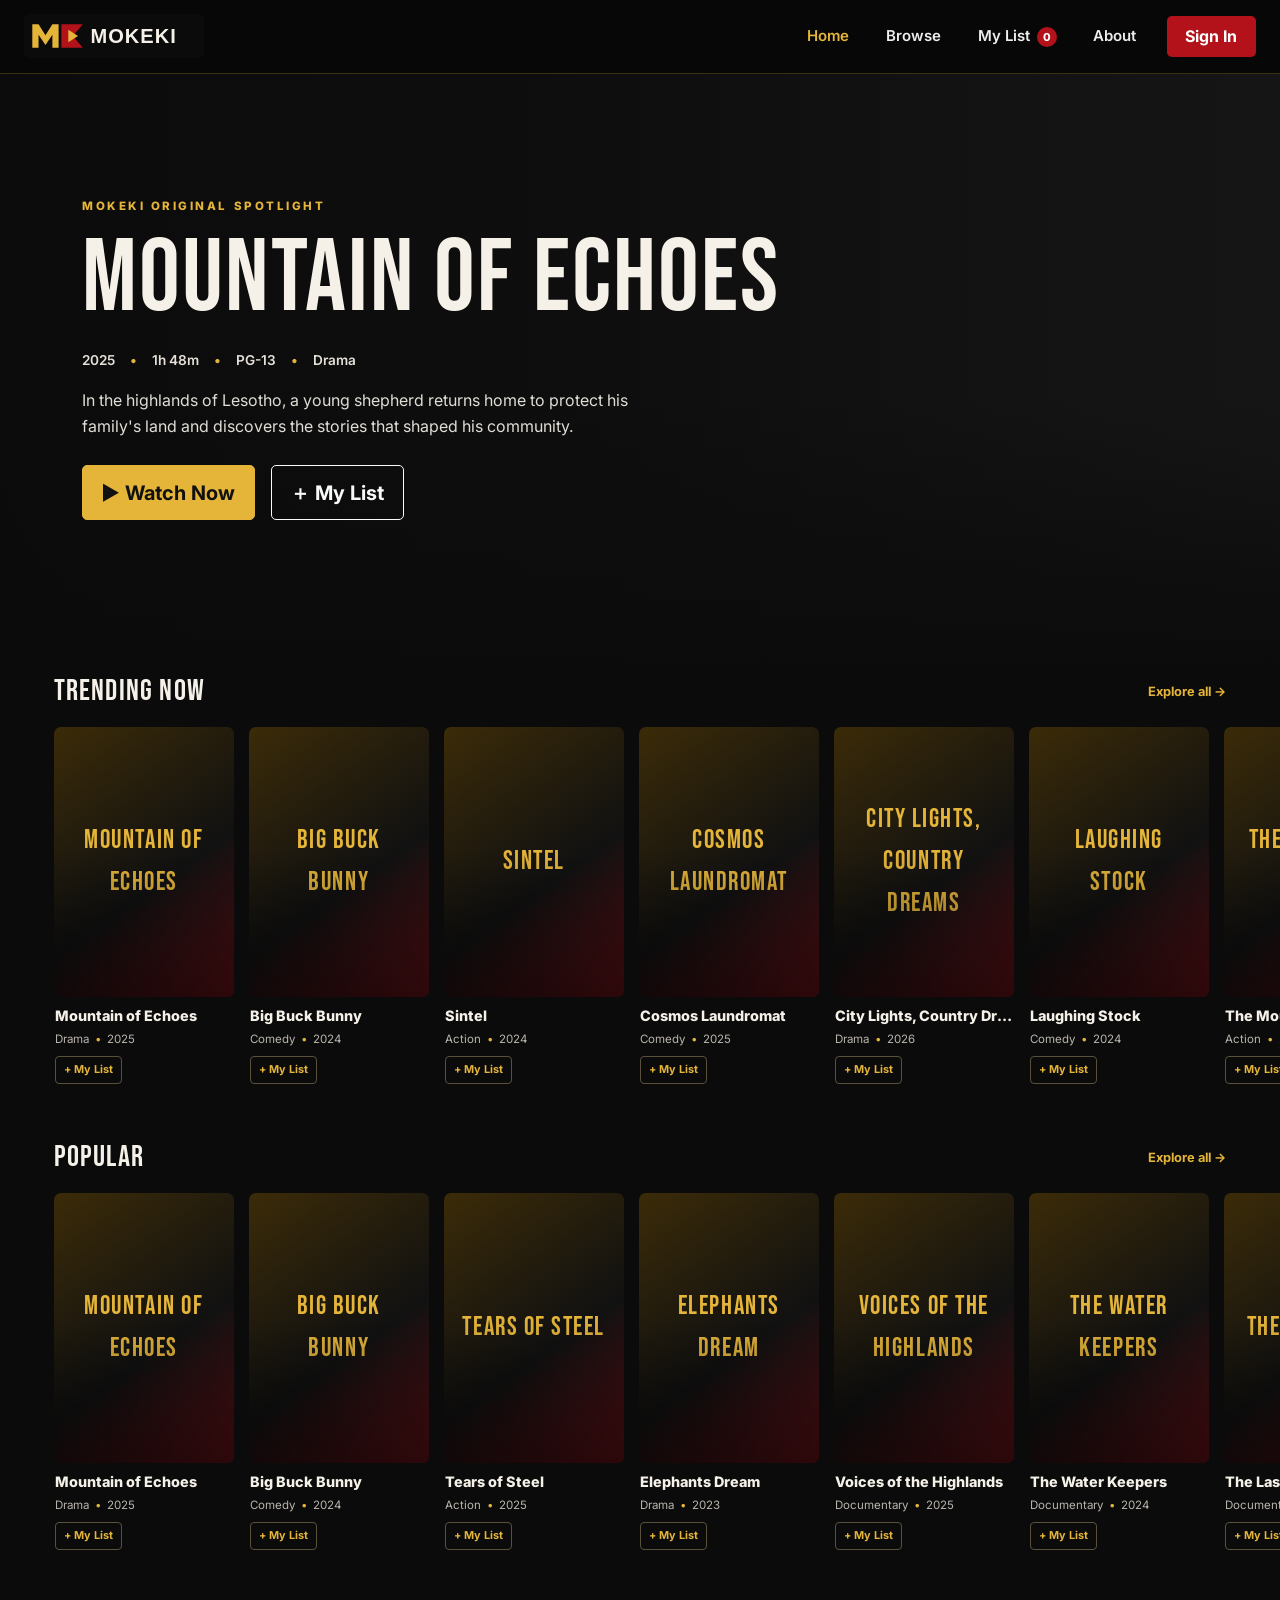
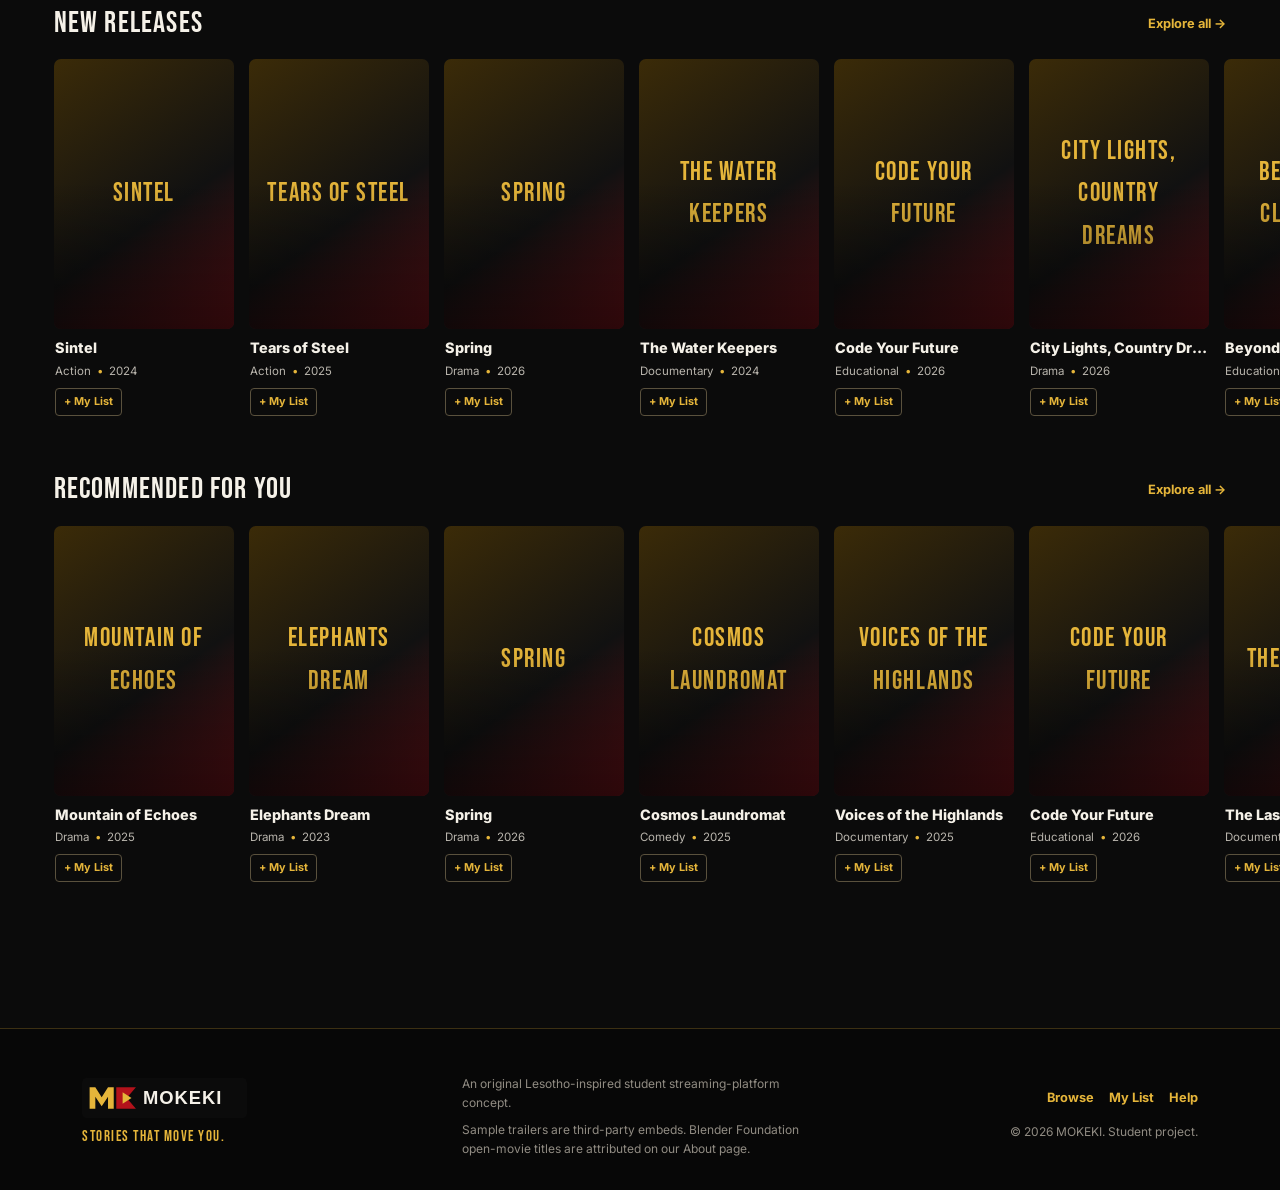
<file: MOKEKI/index.html>
<!doctype html>
<html lang="en"><head><meta charset="utf-8"><meta name="viewport" content="width=device-width,initial-scale=1"><meta name="description" content="MOKEKI — Stories That Move You. Discover African-inspired films, series and documentaries."><title>MOKEKI | Stories That Move You</title><link rel="icon" href="assets/favicon.svg" type="image/svg+xml"><link rel="preconnect" href="https://fonts.googleapis.com"><link href="https://fonts.googleapis.com/css2?family=Bebas+Neue&family=Inter:wght@400;500;600;700;800&display=swap" rel="stylesheet"><link href="https://cdn.jsdelivr.net/npm/bootstrap@5.3.3/dist/css/bootstrap.min.css" rel="stylesheet"><link rel="stylesheet" href="style.css"></head>
<body data-page="home"><a class="skip-link" href="#main-content">Skip to content</a><div id="site-header"></div><main id="main-content"><div id="loading-state" class="loading-state"><div class="spinner-border text-warning" role="status"><span class="visually-hidden">Loading titles...</span></div><p>Preparing your stories...</p></div><div id="load-error" class="container d-none" role="alert"></div><section id="hero" class="hero-section" aria-label="Featured title"></section><section class="container-fluid content-section"><div id="home-rows"></div></section></main><div id="site-footer"></div><div id="shared-modal"></div><div class="toast-container position-fixed bottom-0 end-0 p-3"><div id="site-toast" class="toast text-bg-dark border-warning" role="status" aria-live="polite"><div class="d-flex"><div class="toast-body" id="toast-message">Added to My List</div><button type="button" class="btn-close btn-close-white me-2 m-auto" data-bs-dismiss="toast" aria-label="Close"></button></div></div></div><script src="https://cdn.jsdelivr.net/npm/bootstrap@5.3.3/dist/js/bootstrap.bundle.min.js"></script><script src="script.js"></script></body></html>
</file>
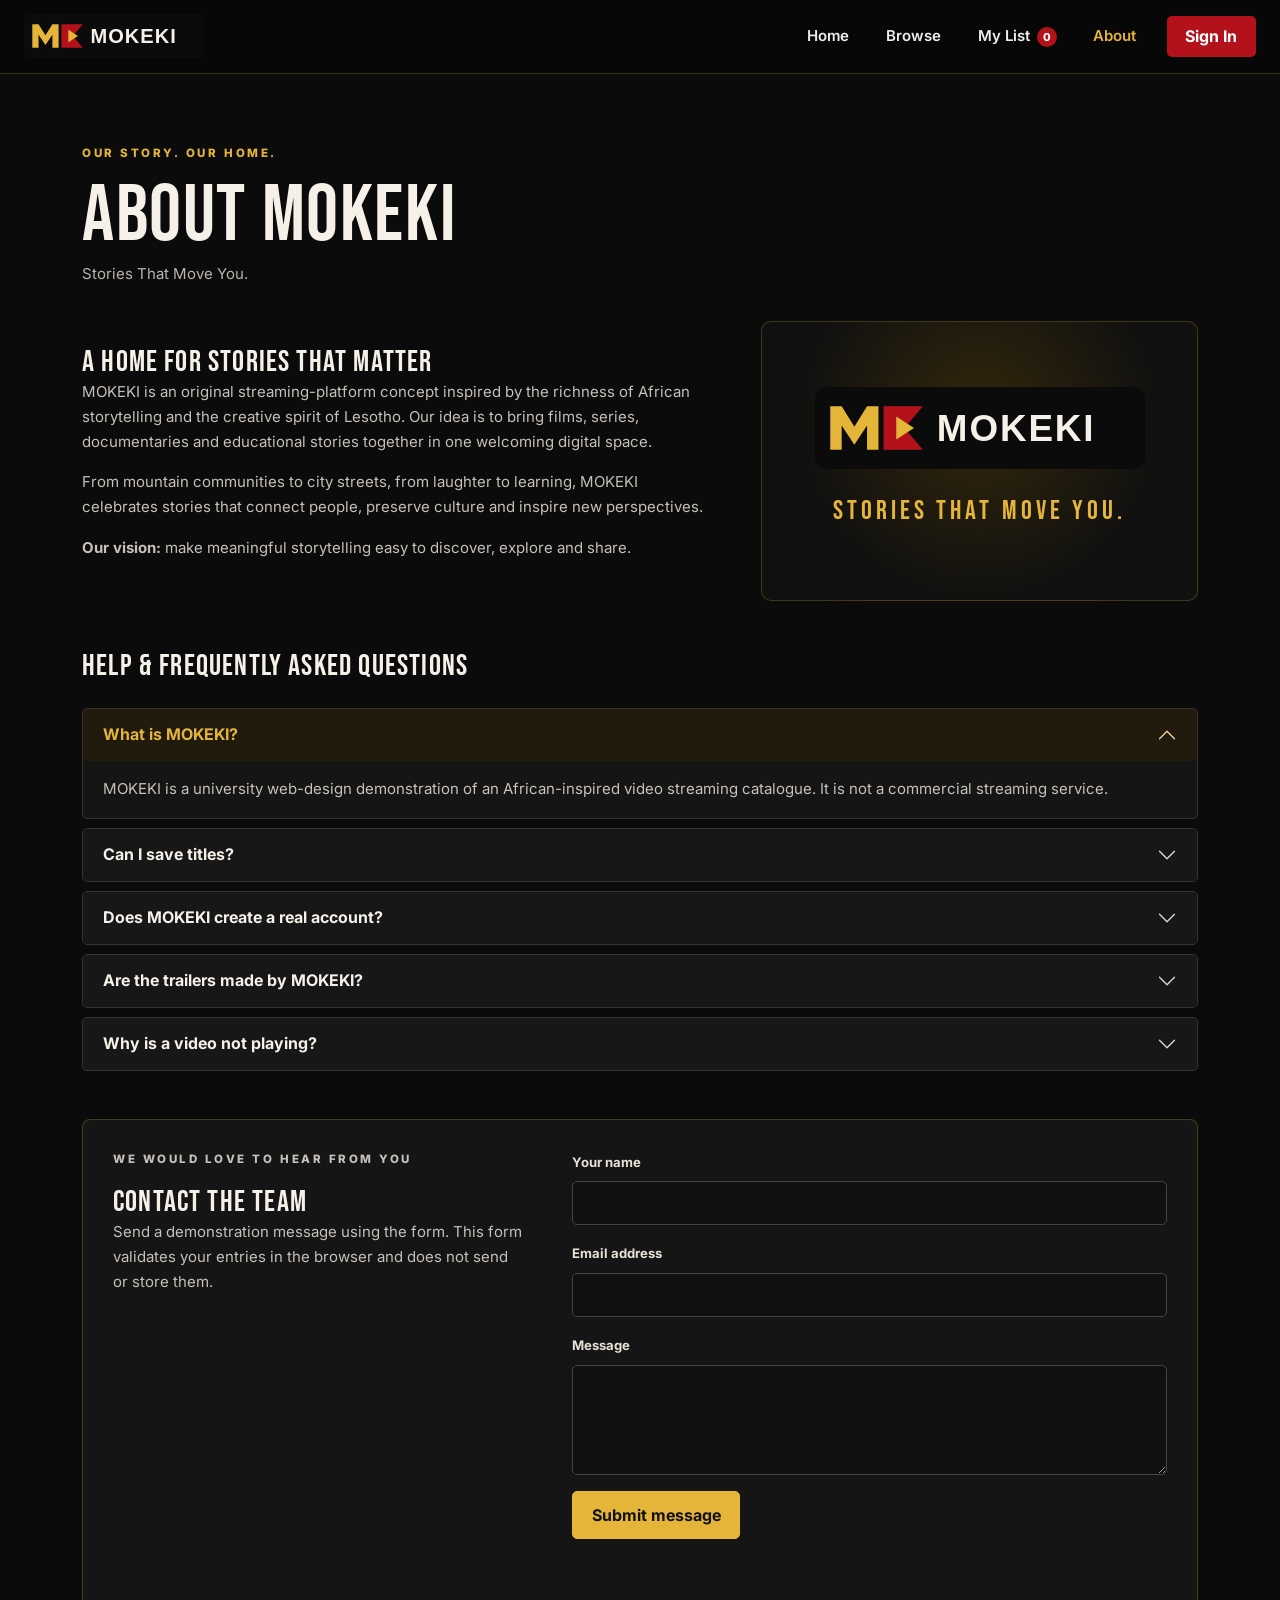
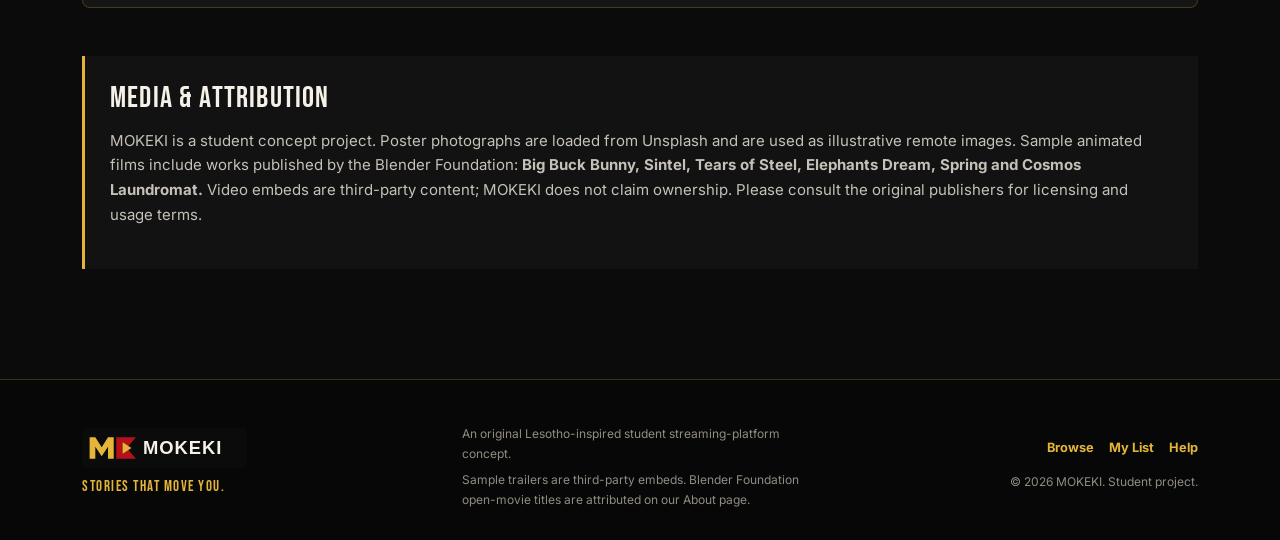
<file: MOKEKI/about.html>
<!doctype html><html lang="en"><head><meta charset="utf-8"><meta name="viewport" content="width=device-width,initial-scale=1"><meta name="description" content="About MOKEKI, help and frequently asked questions."><title>About & Help | MOKEKI</title><link rel="icon" href="assets/favicon.svg" type="image/svg+xml"><link href="https://fonts.googleapis.com/css2?family=Bebas+Neue&family=Inter:wght@400;500;600;700;800&display=swap" rel="stylesheet"><link href="https://cdn.jsdelivr.net/npm/bootstrap@5.3.3/dist/css/bootstrap.min.css" rel="stylesheet"><link rel="stylesheet" href="style.css"></head><body data-page="about"><a class="skip-link" href="#main-content">Skip to content</a><div id="site-header"></div><main id="main-content" class="page-shell container"><header class="page-heading"><p class="eyebrow">OUR STORY. OUR HOME.</p><h1>ABOUT MOKEKI</h1><p>Stories That Move You.</p></header><section class="about-intro row align-items-center g-5"><div class="col-lg-7"><h2 class="section-title">A HOME FOR STORIES THAT MATTER</h2><p>MOKEKI is an original streaming-platform concept inspired by the richness of African storytelling and the creative spirit of Lesotho. Our idea is to bring films, series, documentaries and educational stories together in one welcoming digital space.</p><p>From mountain communities to city streets, from laughter to learning, MOKEKI celebrates stories that connect people, preserve culture and inspire new perspectives.</p><p><strong>Our vision:</strong> make meaningful storytelling easy to discover, explore and share.</p></div><div class="col-lg-5"><div class="about-art"><img src="assets/logo.svg" alt="MOKEKI gold and black logo"><span>STORIES THAT MOVE YOU.</span></div></div></section><section class="mt-5"><h2 class="section-title mb-4">HELP & FREQUENTLY ASKED QUESTIONS</h2><div class="accordion mokeki-accordion" id="faq-accordion"><div class="accordion-item"><h3 class="accordion-header"><button class="accordion-button" type="button" data-bs-toggle="collapse" data-bs-target="#faq-one" aria-expanded="true">What is MOKEKI?</button></h3><div id="faq-one" class="accordion-collapse collapse show" data-bs-parent="#faq-accordion"><div class="accordion-body">MOKEKI is a university web-design demonstration of an African-inspired video streaming catalogue. It is not a commercial streaming service.</div></div></div><div class="accordion-item"><h3 class="accordion-header"><button class="accordion-button collapsed" type="button" data-bs-toggle="collapse" data-bs-target="#faq-two">Can I save titles?</button></h3><div id="faq-two" class="accordion-collapse collapse" data-bs-parent="#faq-accordion"><div class="accordion-body">Yes. Use the My List button on a title. Your selected title IDs are saved in localStorage in the current browser.</div></div></div><div class="accordion-item"><h3 class="accordion-header"><button class="accordion-button collapsed" type="button" data-bs-toggle="collapse" data-bs-target="#faq-three">Does MOKEKI create a real account?</button></h3><div id="faq-three" class="accordion-collapse collapse" data-bs-parent="#faq-accordion"><div class="accordion-body">No. Sign In and Sign Up are demonstration forms only. They do not create accounts or store passwords or personal information.</div></div></div><div class="accordion-item"><h3 class="accordion-header"><button class="accordion-button collapsed" type="button" data-bs-toggle="collapse" data-bs-target="#faq-four">Are the trailers made by MOKEKI?</button></h3><div id="faq-four" class="accordion-collapse collapse" data-bs-parent="#faq-accordion"><div class="accordion-body">No. Sample videos are embedded from third-party publishers. Several references are Blender Foundation open-movie works, including Big Buck Bunny, Sintel, Tears of Steel, Elephants Dream, Spring and Cosmos Laundromat. Their creators retain their respective rights. Other sample trailer links are illustrative third-party embeds.</div></div></div><div class="accordion-item"><h3 class="accordion-header"><button class="accordion-button collapsed" type="button" data-bs-toggle="collapse" data-bs-target="#faq-five">Why is a video not playing?</button></h3><div id="faq-five" class="accordion-collapse collapse" data-bs-parent="#faq-accordion"><div class="accordion-body">Video playback depends on the third-party publisher, internet connection, regional availability and embedding permissions. Open the video on YouTube if the publisher provides that option.</div></div></div></div></section><section class="contact-section mt-5"><div class="row g-5"><div class="col-lg-5"><p class="eyebrow">WE WOULD LOVE TO HEAR FROM YOU</p><h2 class="section-title">CONTACT THE TEAM</h2><p>Send a demonstration message using the form. This form validates your entries in the browser and does not send or store them.</p></div><div class="col-lg-7"><form id="contact-form" class="contact-form"><div class="mb-3"><label for="contact-name" class="form-label">Your name</label><input id="contact-name" class="form-control mokeki-input" type="text" required minlength="2"></div><div class="mb-3"><label for="contact-email" class="form-label">Email address</label><input id="contact-email" class="form-control mokeki-input" type="email" required></div><div class="mb-3"><label for="contact-message" class="form-label">Message</label><textarea id="contact-message" class="form-control mokeki-input" rows="4" required minlength="10"></textarea></div><button class="btn btn-gold" type="submit">Submit message</button><p id="contact-feedback" class="form-feedback" aria-live="polite"></p></form></div></div></section><section class="attribution-panel mt-5"><h2 class="section-title">MEDIA & ATTRIBUTION</h2><p>MOKEKI is a student concept project. Poster photographs are loaded from Unsplash and are used as illustrative remote images. Sample animated films include works published by the Blender Foundation: <strong>Big Buck Bunny, Sintel, Tears of Steel, Elephants Dream, Spring and Cosmos Laundromat.</strong> Video embeds are third-party content; MOKEKI does not claim ownership. Please consult the original publishers for licensing and usage terms.</p></section></main><div id="site-footer"></div><script src="https://cdn.jsdelivr.net/npm/bootstrap@5.3.3/dist/js/bootstrap.bundle.min.js"></script><script src="script.js"></script></body></html>
</file>
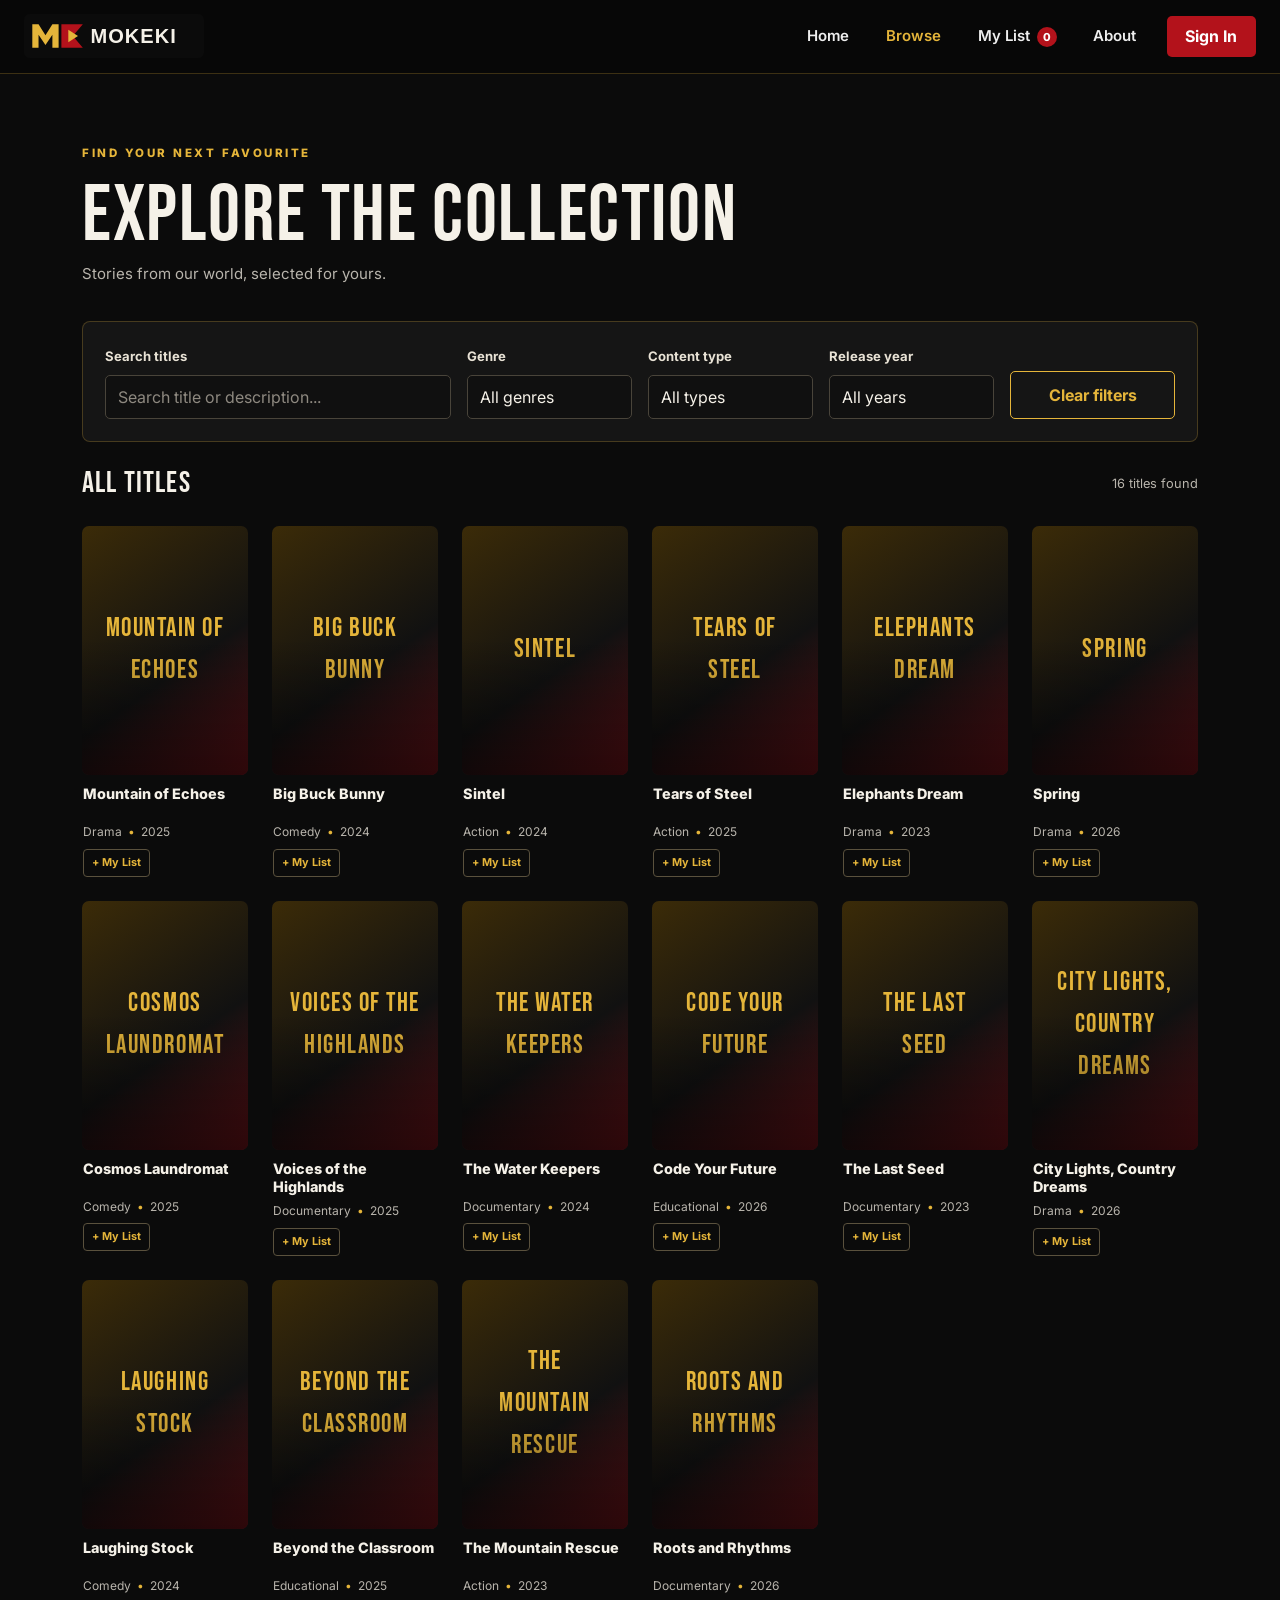
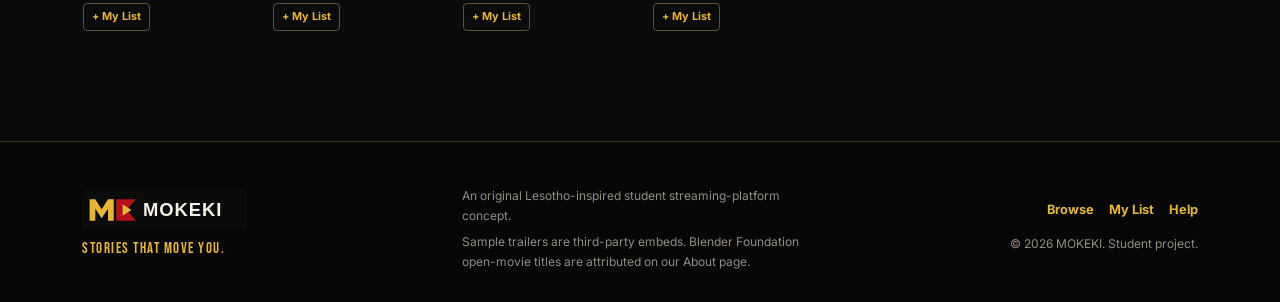
<file: MOKEKI/browse.html>
<!doctype html><html lang="en"><head><meta charset="utf-8"><meta name="viewport" content="width=device-width,initial-scale=1"><meta name="description" content="Browse the MOKEKI catalogue."><title>Browse | MOKEKI</title><link rel="icon" href="assets/favicon.svg" type="image/svg+xml"><link href="https://fonts.googleapis.com/css2?family=Bebas+Neue&family=Inter:wght@400;500;600;700;800&display=swap" rel="stylesheet"><link href="https://cdn.jsdelivr.net/npm/bootstrap@5.3.3/dist/css/bootstrap.min.css" rel="stylesheet"><link rel="stylesheet" href="style.css"></head><body data-page="browse"><a class="skip-link" href="#main-content">Skip to content</a><div id="site-header"></div><main id="main-content" class="page-shell container"><header class="page-heading"><p class="eyebrow">FIND YOUR NEXT FAVOURITE</p><h1>EXPLORE THE COLLECTION</h1><p>Stories from our world, selected for yours.</p></header><section class="filter-panel" aria-label="Search and catalogue filters"><div class="row g-3"><div class="col-12 col-md-6 col-lg-4"><label class="form-label" for="search-input">Search titles</label><input class="form-control mokeki-input" id="search-input" type="search" placeholder="Search title or description..." aria-label="Search titles and descriptions"></div><div class="col-6 col-lg-2"><label class="form-label" for="genre-filter">Genre</label><select class="form-select mokeki-input" id="genre-filter"><option value="all">All genres</option></select></div><div class="col-6 col-lg-2"><label class="form-label" for="type-filter">Content type</label><select class="form-select mokeki-input" id="type-filter"><option value="all">All types</option><option>Movie</option><option>Series</option><option>Documentary</option></select></div><div class="col-6 col-lg-2"><label class="form-label" for="year-filter">Release year</label><select class="form-select mokeki-input" id="year-filter"><option value="all">All years</option></select></div><div class="col-6 col-lg-2 d-flex align-items-end"><button id="clear-filters" class="btn btn-outline-gold w-100" type="button">Clear filters</button></div></div></section><div class="d-flex justify-content-between align-items-center my-4"><h2 class="section-title mb-0">ALL TITLES</h2><span id="results-count" class="results-count" aria-live="polite">Loading...</span></div><div id="browse-grid" class="row g-4"></div><p id="no-results" class="empty-state d-none">No results found. Try changing your search or filters.</p><div id="loading-state" class="loading-state"><div class="spinner-border text-warning" role="status"></div><p>Loading the catalogue...</p></div><div id="load-error" class="alert alert-warning d-none" role="alert"></div></main><div id="site-footer"></div><div id="shared-modal"></div><div class="toast-container position-fixed bottom-0 end-0 p-3"><div id="site-toast" class="toast text-bg-dark border-warning" role="status"><div class="d-flex"><div class="toast-body" id="toast-message"></div><button type="button" class="btn-close btn-close-white me-2 m-auto" data-bs-dismiss="toast" aria-label="Close"></button></div></div></div><script src="https://cdn.jsdelivr.net/npm/bootstrap@5.3.3/dist/js/bootstrap.bundle.min.js"></script><script src="script.js"></script></body></html>
</file>
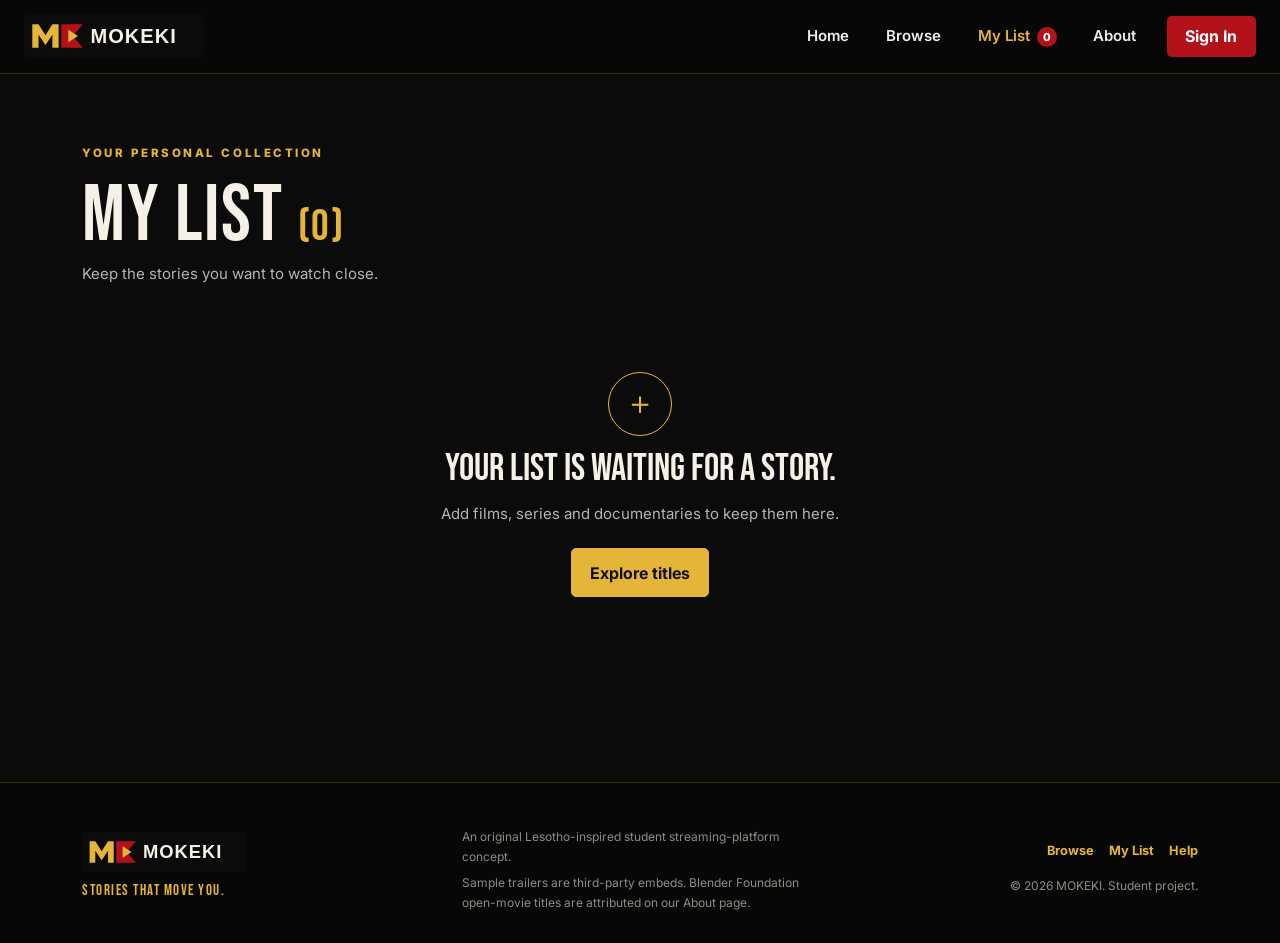
<file: MOKEKI/mylist.html>
<!doctype html><html lang="en"><head><meta charset="utf-8"><meta name="viewport" content="width=device-width,initial-scale=1"><meta name="description" content="Your saved MOKEKI watchlist."><title>My List | MOKEKI</title><link rel="icon" href="assets/favicon.svg" type="image/svg+xml"><link href="https://fonts.googleapis.com/css2?family=Bebas+Neue&family=Inter:wght@400;500;600;700;800&display=swap" rel="stylesheet"><link href="https://cdn.jsdelivr.net/npm/bootstrap@5.3.3/dist/css/bootstrap.min.css" rel="stylesheet"><link rel="stylesheet" href="style.css"></head><body data-page="mylist"><a class="skip-link" href="#main-content">Skip to content</a><div id="site-header"></div><main id="main-content" class="page-shell container"><header class="page-heading"><p class="eyebrow">YOUR PERSONAL COLLECTION</p><h1>MY LIST <span id="mylist-heading-count" class="gold-text"></span></h1><p>Keep the stories you want to watch close.</p></header><div id="mylist-grid" class="row g-4"></div><div id="mylist-empty" class="empty-state d-none"><div class="empty-icon">＋</div><h2>Your list is waiting for a story.</h2><p>Add films, series and documentaries to keep them here.</p><a href="browse.html" class="btn btn-gold">Explore titles</a></div><div id="loading-state" class="loading-state"><div class="spinner-border text-warning" role="status"></div><p>Loading your list...</p></div><div id="load-error" class="alert alert-warning d-none" role="alert"></div></main><div id="site-footer"></div><div id="shared-modal"></div><div class="toast-container position-fixed bottom-0 end-0 p-3"><div id="site-toast" class="toast text-bg-dark border-warning" role="status"><div class="d-flex"><div class="toast-body" id="toast-message"></div><button type="button" class="btn-close btn-close-white me-2 m-auto" data-bs-dismiss="toast" aria-label="Close"></button></div></div></div><script src="https://cdn.jsdelivr.net/npm/bootstrap@5.3.3/dist/js/bootstrap.bundle.min.js"></script><script src="script.js"></script></body></html>
</file>
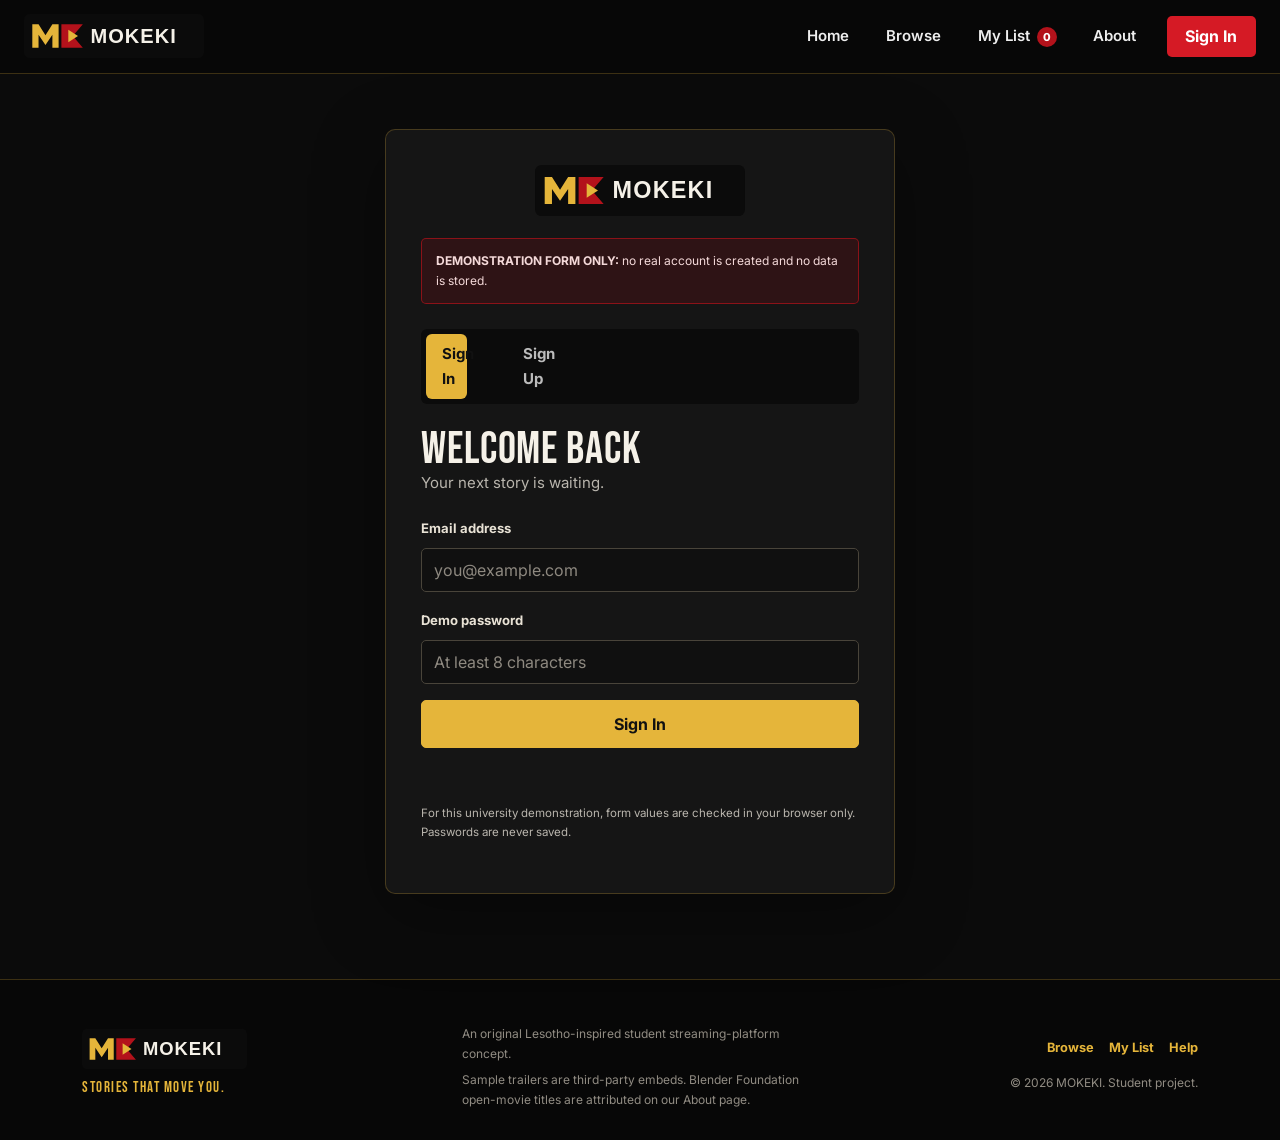
<file: MOKEKI/signin.html>
<!doctype html><html lang="en"><head><meta charset="utf-8"><meta name="viewport" content="width=device-width,initial-scale=1"><meta name="description" content="MOKEKI demonstration sign in and sign up forms."><title>Sign In | MOKEKI</title><link rel="icon" href="assets/favicon.svg" type="image/svg+xml"><link href="https://fonts.googleapis.com/css2?family=Bebas+Neue&family=Inter:wght@400;500;600;700;800&display=swap" rel="stylesheet"><link href="https://cdn.jsdelivr.net/npm/bootstrap@5.3.3/dist/css/bootstrap.min.css" rel="stylesheet"><link rel="stylesheet" href="style.css"></head><body data-page="signin"><a class="skip-link" href="#main-content">Skip to content</a><div id="site-header"></div><main id="main-content" class="signin-shell container"><section class="signin-card"><a href="index.html" class="signin-logo"><img src="assets/logo.svg" alt="MOKEKI — Stories That Move You"></a><div class="demo-banner" role="note"><strong>DEMONSTRATION FORM ONLY:</strong> no real account is created and no data is stored.</div><ul class="nav nav-pills signin-tabs" id="auth-tabs" role="tablist"><li class="nav-item" role="presentation"><button class="nav-link active" id="login-tab" data-bs-toggle="pill" data-bs-target="#login-panel" type="button" role="tab">Sign In</button></li><li class="nav-item" role="presentation"><button class="nav-link" id="signup-tab" data-bs-toggle="pill" data-bs-target="#signup-panel" type="button" role="tab">Sign Up</button></li></ul><div class="tab-content"><div class="tab-pane fade show active" id="login-panel" role="tabpanel" aria-labelledby="login-tab"><h1>WELCOME BACK</h1><p class="muted-copy">Your next story is waiting.</p><form id="login-form" novalidate><div class="mb-3"><label class="form-label" for="login-email">Email address</label><input class="form-control mokeki-input" id="login-email" type="email" required autocomplete="email" placeholder="you@example.com"></div><div class="mb-3"><label class="form-label" for="login-password">Demo password</label><input class="form-control mokeki-input" id="login-password" type="password" required minlength="8" pattern=".{8,}" autocomplete="off" placeholder="At least 8 characters"></div><button class="btn btn-gold w-100" type="submit">Sign In</button><p id="login-feedback" class="form-feedback" aria-live="polite"></p></form></div><div class="tab-pane fade" id="signup-panel" role="tabpanel" aria-labelledby="signup-tab"><h1>JOIN THE STORY</h1><p class="muted-copy">Create a demonstration profile.</p><form id="signup-form" novalidate><div class="mb-3"><label class="form-label" for="signup-name">Display name</label><input class="form-control mokeki-input" id="signup-name" type="text" required minlength="2" autocomplete="nickname" placeholder="Your name"></div><div class="mb-3"><label class="form-label" for="signup-email">Email address</label><input class="form-control mokeki-input" id="signup-email" type="email" required autocomplete="email" placeholder="you@example.com"></div><div class="mb-3"><label class="form-label" for="signup-password">Demo password</label><input class="form-control mokeki-input" id="signup-password" type="password" required minlength="8" pattern=".{8,}" autocomplete="off" placeholder="At least 8 characters"></div><div class="mb-3"><label class="form-label" for="confirm-password">Confirm demo password</label><input class="form-control mokeki-input" id="confirm-password" type="password" required minlength="8" pattern=".{8,}" autocomplete="off" placeholder="Enter password again"></div><button class="btn btn-gold w-100" type="submit">Create Demo Profile</button><p id="signup-feedback" class="form-feedback" aria-live="polite"></p></form></div></div><p class="small-note">For this university demonstration, form values are checked in your browser only. Passwords are never saved.</p></section></main><div id="site-footer"></div><script src="https://cdn.jsdelivr.net/npm/bootstrap@5.3.3/dist/js/bootstrap.bundle.min.js"></script><script src="script.js"></script></body></html>
</file>
<file: MOKEKI/style.css>
/* MOKEKI visual system: dark cinematic surfaces, gold accents and responsive layouts. */
:root{--black:#0B0B0B;--panel:#151515;--panel-2:#1d1d1d;--gold:#E5B53A;--red:#B3121B;--cream:#F5F1E8;--muted:#b9b5ad;--line:rgba(229,181,58,.24);--font-heading:'Bebas Neue',Impact,sans-serif;--font-body:'Inter',Arial,sans-serif}*{box-sizing:border-box}html{scroll-behavior:smooth}body{margin:0;background:var(--black);color:var(--cream);font-family:var(--font-body);font-size:15px;line-height:1.65;overflow-x:hidden}a{color:var(--gold);text-decoration:none}a:hover{color:#f4d477}button,input,select,textarea{font:inherit}button:focus-visible,a:focus-visible,input:focus-visible,select:focus-visible,textarea:focus-visible{outline:3px solid var(--gold)!important;outline-offset:3px;box-shadow:0 0 0 .22rem rgba(229,181,58,.2)!important}.skip-link{position:absolute;top:-60px;left:12px;z-index:2000;background:var(--gold);color:var(--black);padding:10px 16px;border-radius:5px;font-weight:800}.skip-link:focus{top:12px}.mokeki-navbar{background:rgba(8,8,8,.96);border-bottom:1px solid var(--line);padding:.55rem 0;position:relative;z-index:20}.navbar-brand img{display:block;object-fit:contain}.navbar-nav .nav-link{color:#eee!important;font-weight:600;padding:.65rem .9rem!important}.navbar-nav .nav-link:hover,.navbar-nav .nav-link.active{color:var(--gold)!important}.count-badge{display:inline-flex;align-items:center;justify-content:center;min-width:20px;height:20px;padding:0 5px;border-radius:20px;background:var(--red);color:white;font-size:11px;font-weight:800;margin-left:3px}.btn{font-weight:700;border-radius:5px;padding:.7rem 1.15rem;transition:transform .2s ease,background .2s ease,box-shadow .2s ease}.btn:hover{transform:translateY(-2px)}.btn-gold{background:var(--gold);border:1px solid var(--gold);color:#111}.btn-gold:hover{background:#f3cb62;border-color:#f3cb62;color:#111;box-shadow:0 0 22px rgba(229,181,58,.2)}.btn-outline-gold{border:1px solid var(--gold);color:var(--gold)}.btn-outline-gold:hover{background:var(--gold);color:#111}.btn-nav{background:var(--red);color:white;padding:.48rem 1.1rem}.btn-nav:hover,.btn-nav.current{background:#d51a25;color:white}.hero-section{min-height:590px;display:flex;align-items:center;background-color:#171717;background-size:cover;background-position:center 42%;position:relative}.hero-content{padding-top:75px;padding-bottom:95px}.eyebrow{color:var(--gold);font-size:.72rem;font-weight:800;letter-spacing:.22em;text-transform:uppercase;margin-bottom:1rem}.hero-content h1,.page-heading h1,.signin-card h1{font-family:var(--font-heading);font-size:clamp(3.4rem,8vw,6.6rem);line-height:.94;letter-spacing:.02em;max-width:750px;margin-bottom:1.25rem}.hero-meta{display:flex;flex-wrap:wrap;gap:15px;color:#e5e1d8;font-size:.85rem;font-weight:600;margin-bottom:1rem}.hero-meta span+span:before{content:'•';color:var(--gold);margin-right:15px}.hero-description{max-width:570px;color:#e0ddd6;font-size:1rem;margin-bottom:1.6rem}.content-section{padding:10px 0 70px}.movie-row-section{margin:0 0 38px}.row-heading{display:flex;align-items:center;justify-content:space-between;margin:0 4.2% 13px}.section-title{font-family:var(--font-heading);font-size:1.85rem;letter-spacing:.04em;margin:0;color:var(--cream)}.row-heading>a{font-size:.8rem;font-weight:700}.movie-row{display:flex;gap:15px;overflow-x:auto;padding:5px 4.2% 18px;scrollbar-width:thin;scrollbar-color:var(--gold) #242424}.movie-row::-webkit-scrollbar{height:6px}.movie-row::-webkit-scrollbar-thumb{background:var(--gold);border-radius:10px}.compact-card{flex:0 0 180px;width:180px}.movie-card-inner{height:100%;background:transparent;min-width:0}.poster-button{position:relative;display:block;width:100%;padding:0;border:0;background:#202020;overflow:hidden;border-radius:7px;aspect-ratio:2/3;text-align:left}.poster-image{display:block;width:100%;height:100%;object-fit:cover;transition:transform .45s ease,filter .3s ease}.poster-button:hover .poster-image{transform:scale(1.07);filter:brightness(.75)}.poster-shade{position:absolute;inset:45% 0 0;background:linear-gradient(transparent,rgba(0,0,0,.55));pointer-events:none}.poster-play{position:absolute;left:50%;top:50%;transform:translate(-50%,-50%) scale(.8);width:48px;height:48px;display:grid;place-items:center;background:var(--gold);color:#111;border-radius:50%;opacity:0;transition:.25s}.poster-button:hover .poster-play,.poster-button:focus-visible .poster-play{opacity:1;transform:translate(-50%,-50%) scale(1)}.movie-card-info{padding:10px 1px 0}.movie-card-info h3{font-size:.9rem;line-height:1.3;font-weight:800;margin:0 0 4px;white-space:nowrap;overflow:hidden;text-overflow:ellipsis}.movie-card-info p{font-size:.72rem;color:var(--muted);margin:0 0 7px}.movie-card-info p span{color:var(--gold);padding:0 3px}.mini-list-button{border:1px solid #5a513d;background:transparent;color:var(--gold);font-size:.68rem;font-weight:700;border-radius:4px;padding:4px 8px}.mini-list-button:hover,.mini-list-button.saved{background:var(--gold);color:#111}.page-shell{padding-top:70px;padding-bottom:90px;min-height:70vh}.page-heading{margin-bottom:34px}.page-heading h1{font-size:clamp(3rem,7vw,5rem);margin-bottom:8px}.page-heading>p:last-child{color:var(--muted);margin:0}.gold-text{color:var(--gold);font-size:.55em}.filter-panel{background:var(--panel);padding:22px;border:1px solid var(--line);border-radius:8px}.form-label{color:#e8e2d5;font-weight:700;font-size:.82rem}.mokeki-input{background:#101010!important;border:1px solid #49443a!important;color:var(--cream)!important;border-radius:5px!important;min-height:44px}.mokeki-input::placeholder{color:#8e8980}.mokeki-input:focus{border-color:var(--gold)!important;box-shadow:0 0 0 .2rem rgba(229,181,58,.16)!important}.mokeki-input option{background:#111;color:white}.results-count{font-size:.8rem;color:var(--muted)}.movie-column{min-width:0}.movie-column .movie-card-info h3{white-space:normal;min-height:2.3em}.movie-column .movie-card-info p{font-size:.75rem}.empty-state{text-align:center;padding:75px 20px;color:var(--muted)}.empty-state h2{font-family:var(--font-heading);font-size:2.4rem;color:var(--cream);margin:10px 0}.empty-state p{margin-bottom:22px}.empty-icon{width:64px;height:64px;border:1px solid var(--gold);color:var(--gold);border-radius:50%;display:grid;place-items:center;font-size:2rem;margin:auto}.loading-state{min-height:180px;display:flex;flex-direction:column;align-items:center;justify-content:center;gap:12px;color:var(--muted)}.image-fallback{background:linear-gradient(145deg,#29200b,#090909 65%,#6d1117);object-fit:contain}.site-footer{background:#070707;border-top:1px solid var(--line);padding:38px 0 24px;margin-top:20px}.footer-tagline{font-family:var(--font-heading);letter-spacing:.1em;color:var(--gold);margin:6px 0}.footer-copy,.copyright{color:#918c83;font-size:.75rem;margin:.4rem 0}.site-footer .text-md-end>a{display:inline-block;margin:0 0 8px 15px;font-size:.8rem;font-weight:700}.mokeki-modal{background:#151515;color:var(--cream);border:1px solid var(--line);border-radius:10px;overflow:hidden;position:relative}.modal-close{position:absolute;right:18px;top:18px;z-index:5;background-color:rgba(0,0,0,.55);padding:9px;border-radius:50%}.modal-poster-wrap{min-height:460px;background:#090909}.modal-poster{width:100%;height:100%;min-height:460px;object-fit:cover}.modal-details{padding:50px 38px 35px}.modal-details h2{font-family:var(--font-heading);font-size:3.4rem;line-height:1.02;margin-bottom:15px}.modal-details>p:not(.eyebrow){color:#d2cec6}.genre-label{color:var(--gold);font-weight:700}.trailer-area{margin-top:25px}.trailer-area iframe{border:1px solid var(--line);border-radius:6px}.small-note{font-size:.72rem;color:var(--muted);margin-top:18px}.toast{background:#191919!important;color:var(--cream)!important}.signin-shell{min-height:75vh;display:grid;place-items:center;padding-top:55px;padding-bottom:65px}.signin-card{width:min(100%,510px);background:var(--panel);border:1px solid var(--line);border-radius:10px;padding:35px;box-shadow:0 20px 70px rgba(0,0,0,.35)}.signin-logo{display:block;text-align:center;margin-bottom:22px}.signin-logo img{max-width:210px;width:80%;height:auto}.demo-banner{background:rgba(179,18,27,.16);border:1px solid rgba(179,18,27,.7);border-radius:5px;padding:12px 14px;font-size:.75rem;color:#f4d9d9;margin-bottom:25px}.signin-tabs{background:#0b0b0b;padding:5px;border-radius:6px;margin-bottom:25px}.signin-tabs .nav-link{color:#bbb;width:50%;font-weight:700}.signin-tabs .nav-link.active{background:var(--gold);color:#111}.signin-card h1{font-size:2.8rem;margin:0}.muted-copy{color:var(--muted);margin-bottom:20px}.form-feedback{min-height:25px;margin:13px 0 0;font-size:.82rem;font-weight:600}.success-message{color:#8ed6a4}.error-message{color:#ff8585}.small-note{color:var(--muted)}.about-intro p,.contact-section p,.attribution-panel p{color:#c6c1b8}.about-art{min-height:280px;background:radial-gradient(circle at 50% 35%,#34270b,#101010 65%);border:1px solid var(--line);border-radius:10px;display:flex;flex-direction:column;align-items:center;justify-content:center;gap:20px;padding:25px}.about-art img{width:min(90%,330px);height:auto}.about-art span{font-family:var(--font-heading);font-size:1.7rem;letter-spacing:.15em;color:var(--gold)}.mokeki-accordion .accordion-item{background:var(--panel);border:1px solid #39342a;color:var(--cream);margin-bottom:9px;border-radius:5px;overflow:hidden}.mokeki-accordion .accordion-button{background:#171717;color:var(--cream);font-weight:700;box-shadow:none}.mokeki-accordion .accordion-button:not(.collapsed){background:#211b0e;color:var(--gold)}.mokeki-accordion .accordion-button:after{filter:invert(1)}.mokeki-accordion .accordion-body{color:#c8c2b8}.contact-section{background:var(--panel);padding:30px;border:1px solid var(--line);border-radius:8px}.attribution-panel{padding:25px;border-left:3px solid var(--gold);background:#121212}.attribution-panel .section-title{margin-bottom:12px}
@media(min-width:1400px){.compact-card{flex-basis:205px;width:205px}.hero-section{min-height:650px}}@media(max-width:991.98px){.hero-section{min-height:520px;background-position:60% center}.hero-content{padding-top:65px;padding-bottom:75px}.navbar-collapse{padding:12px 0}.navbar-nav{align-items:stretch!important}.navbar-nav .nav-link{padding:.55rem .25rem!important}.btn-nav{display:inline-block;margin-top:8px}.modal-details{padding:40px 25px 28px}}@media(max-width:767.98px){body{font-size:14px}.hero-section{min-height:550px;background-position:62% center}.hero-content h1{font-size:4rem}.hero-description{max-width:470px;font-size:.9rem}.movie-row{gap:12px}.compact-card{flex-basis:145px;width:145px}.section-title{font-size:1.55rem}.page-shell{padding-top:45px;padding-bottom:60px}.filter-panel{padding:16px}.modal-poster-wrap,.modal-poster{min-height:260px;max-height:340px}.modal-poster{object-position:center 35%}.modal-details{padding:30px 22px}.modal-details h2{font-size:2.7rem}.signin-card{padding:25px 20px}.contact-section{padding:22px}.site-footer .text-md-end{text-align:left!important}.site-footer .text-md-end>a{margin:0 14px 8px 0}}@media(max-width:420px){.navbar-brand img{width:150px;height:auto}.hero-content h1{font-size:3.3rem}.hero-section{min-height:520px}.hero-meta{gap:9px;font-size:.75rem}.hero-meta span+span:before{margin-right:9px}.compact-card{flex-basis:132px;width:132px}.movie-card-info h3{font-size:.82rem}.page-heading h1{font-size:2.8rem}.results-count{font-size:.7rem}}
/* Text-based poster fallback is shown if a remote poster cannot be loaded. */
.poster-fallback{width:100%;height:100%;min-height:240px;aspect-ratio:2/3;display:flex;align-items:center;justify-content:center;text-align:center;padding:18px;background:linear-gradient(145deg,#3b2b08 0%,#111 58%,#641016 100%);color:var(--gold);font-family:var(--font-heading);font-size:1.6rem;letter-spacing:.06em}.poster-fallback.modal-poster{min-height:460px;aspect-ratio:auto;font-size:2.3rem}
</file>
